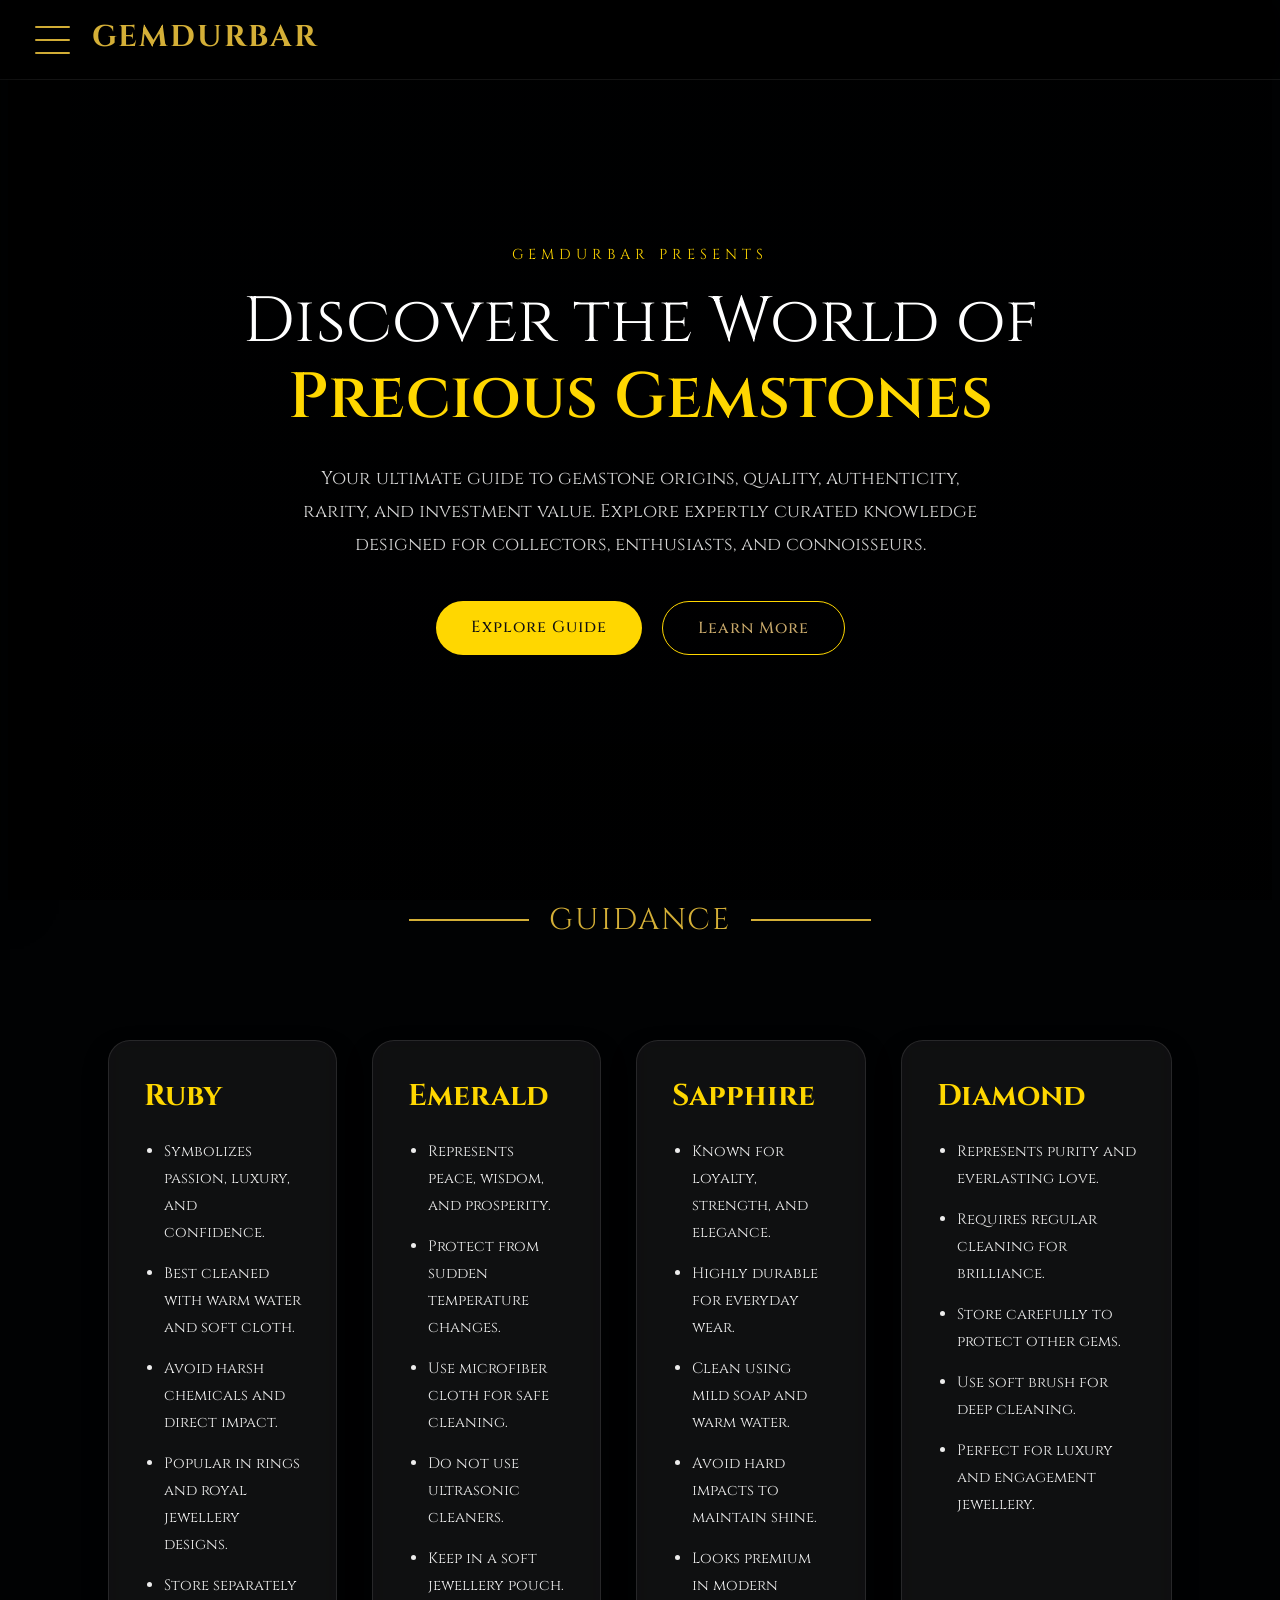
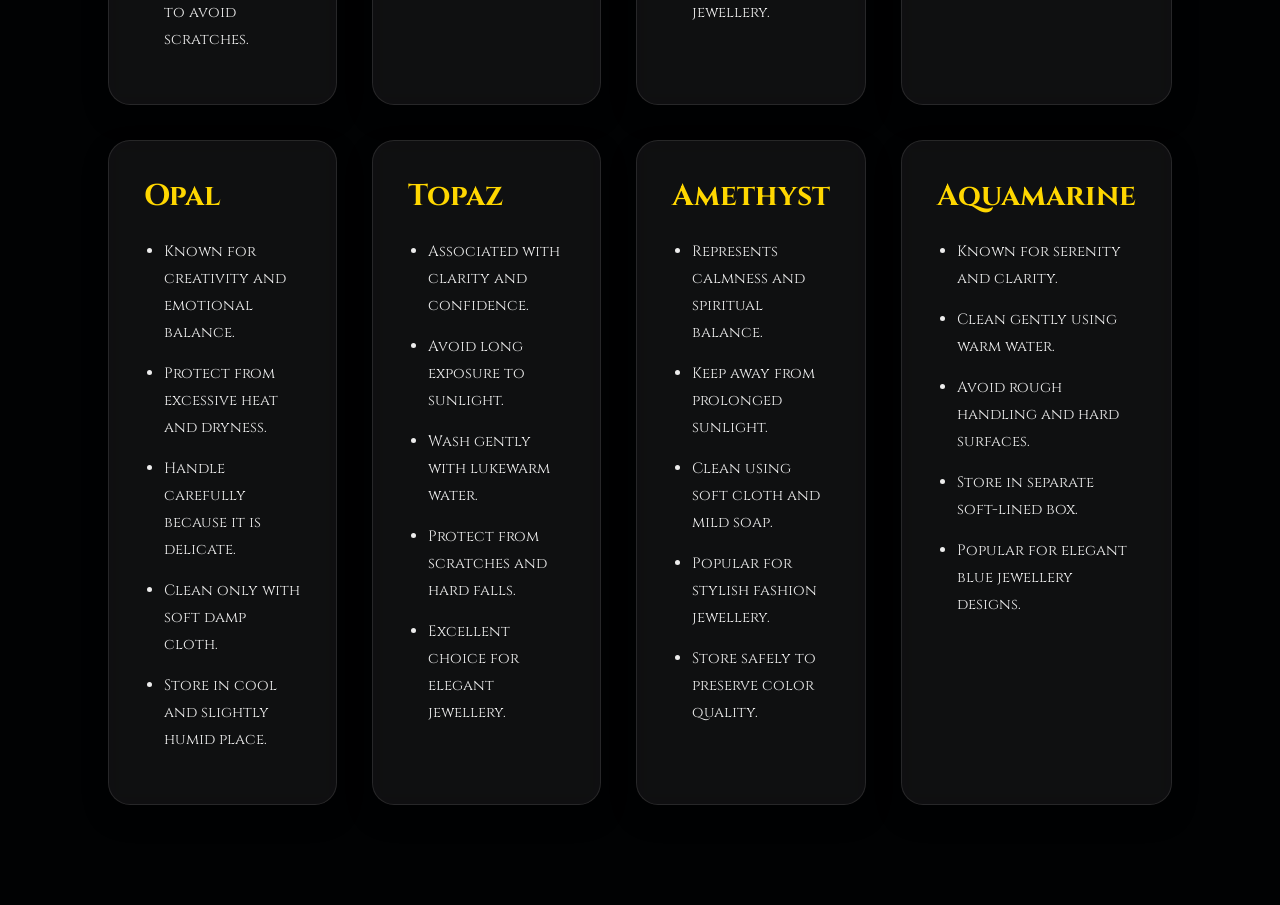
<file: gemguide.html>
<!DOCTYPE html>
<html lang="en">
<head>
  <meta charset="UTF-8" />
  <meta name="viewport" content="width=device-width, initial-scale=1.0"/>

  <title>Gemdurbar | Gemstone Guidance</title>

  <!-- CSS FILE -->
  <link rel="stylesheet" href="gemguide.css">

  <!-- GOOGLE FONT -->
  <link href="https://fonts.googleapis.com/css2?family=Cinzel:wght@400;500;600;700&family=Poppins:wght@300;400;500;600&display=swap" rel="stylesheet">

  <link href="https://fonts.googleapis.com/css2?family=Poppins:wght@300;400;500;600;700&display=swap" rel="stylesheet">

  <link href="https://fonts.googleapis.com/css2?family=Poppins:wght@300;400;500;600;700&display=swap" rel="stylesheet">
</head>

<body>
<!-- NAVBAR -->
    <nav class="navbar">

        <!-- LEFT SIDE -->
        <div class="nav-left">

            <!-- MENU BUTTON -->
            <div class="menu-btn" id="menuBtn">

                <span></span>
                <span></span>
                <span></span>

            </div>

            <!-- LOGO -->
           <a href="index.html">
            <h1 class="logo">
                GEMDURBAR
            </h1>
           </a>

        </div>

    </nav>

    <!-- SIDEBAR -->
    <div class="sidebar" id="sidebar">

        <!-- CLOSE BUTTON -->
        <div class="close-btn" id="closeBtn">
            &times;
        </div>

        <!-- SIDEBAR LOGO -->
        <h1 class="sidebar-logo">
            GEMDURBAR
        </h1>

        <!-- NAV LINKS -->
        <a href="index.html">Home</a>

        <a href="allgems.html">All Gems</a>

        <a href="custom.html">Custom Designs</a>

        <a href="gemguide.html">Gem Guide</a>

        <a href="index.html#footer">About</a>

    </div>

    <!-- OVERLAY -->
    <div class="overlay" id="overlay"></div>


<!-- OVERLAY -->
<div class="overlay" id="overlay"></div>

<script>const menuBtn = document.getElementById("menuBtn");

const sidebar = document.getElementById("sidebar");

const closeBtn = document.getElementById("closeBtn");

const overlay = document.getElementById("overlay");

/* OPEN MENU */
menuBtn.addEventListener("click", () => {

    sidebar.classList.add("active");

    overlay.classList.add("active");

    menuBtn.classList.add("active");

});

/* CLOSE FUNCTION */
function closeMenu(){

    sidebar.classList.remove("active");

    overlay.classList.remove("active");

    menuBtn.classList.remove("active");

}

/* CLOSE BUTTON */
closeBtn.addEventListener("click", closeMenu);

/* OVERLAY CLICK */
overlay.addEventListener("click", closeMenu);</script>
<!-- HERO SECTION -->
    <section class="hero">
    <div class="hero-content">

        <p class="hero-tagline">
            GEMDURBAR PRESENTS
        </p>

        <h1>
            Discover the World of
            <span>Precious Gemstones</span>
        </h1>

        <p class="hero-description">
            Your ultimate guide to gemstone origins, quality,
            authenticity, rarity, and investment value. Explore
            expertly curated knowledge designed for collectors,
            enthusiasts, and connoisseurs.
        </p>

        <div class="hero-buttons">
            <a href="#" class="btn-primary">Explore Guide</a>
            <a href="#" class="btn-secondary">Learn More</a>
        </div>

    </div>
</section>
    
    <div class="section-title">
      <span>GUIDANCE</span>
    </div>

    <!-- GUIDANCE LIST -->

    <div class="guidance-container">

      <!-- RUBY -->

      <div class="gem-card">
        <h2>Ruby</h2>

        <ul>
          <li>Symbolizes passion, luxury, and confidence.</li>
          <li>Best cleaned with warm water and soft cloth.</li>
          <li>Avoid harsh chemicals and direct impact.</li>
          <li>Popular in rings and royal jewellery designs.</li>
          <li>Store separately to avoid scratches.</li>
        </ul>
      </div>

      <!-- EMERALD -->

      <div class="gem-card">
        <h2>Emerald</h2>

        <ul>
          <li>Represents peace, wisdom, and prosperity.</li>
          <li>Protect from sudden temperature changes.</li>
          <li>Use microfiber cloth for safe cleaning.</li>
          <li>Do not use ultrasonic cleaners.</li>
          <li>Keep in a soft jewellery pouch.</li>
        </ul>
      </div>

      <!-- SAPPHIRE -->

      <div class="gem-card">
        <h2>Sapphire</h2>

        <ul>
          <li>Known for loyalty, strength, and elegance.</li>
          <li>Highly durable for everyday wear.</li>
          <li>Clean using mild soap and warm water.</li>
          <li>Avoid hard impacts to maintain shine.</li>
          <li>Looks premium in modern jewellery.</li>
        </ul>
      </div>

      <!-- DIAMOND -->

      <div class="gem-card">
        <h2>Diamond</h2>

        <ul>
          <li>Represents purity and everlasting love.</li>
          <li>Requires regular cleaning for brilliance.</li>
          <li>Store carefully to protect other gems.</li>
          <li>Use soft brush for deep cleaning.</li>
          <li>Perfect for luxury and engagement jewellery.</li>
        </ul>
      </div>

      <!-- OPAL -->

      <div class="gem-card">
        <h2>Opal</h2>

        <ul>
          <li>Known for creativity and emotional balance.</li>
          <li>Protect from excessive heat and dryness.</li>
          <li>Handle carefully because it is delicate.</li>
          <li>Clean only with soft damp cloth.</li>
          <li>Store in cool and slightly humid place.</li>
        </ul>
      </div>

      <!-- TOPAZ -->

      <div class="gem-card">
        <h2>Topaz</h2>

        <ul>
          <li>Associated with clarity and confidence.</li>
          <li>Avoid long exposure to sunlight.</li>
          <li>Wash gently with lukewarm water.</li>
          <li>Protect from scratches and hard falls.</li>
          <li>Excellent choice for elegant jewellery.</li>
        </ul>
      </div>

      <!-- AMETHYST -->

      <div class="gem-card">
        <h2>Amethyst</h2>

        <ul>
          <li>Represents calmness and spiritual balance.</li>
          <li>Keep away from prolonged sunlight.</li>
          <li>Clean using soft cloth and mild soap.</li>
          <li>Popular for stylish fashion jewellery.</li>
          <li>Store safely to preserve color quality.</li>
        </ul>
      </div>

      <!-- AQUAMARINE -->

      <div class="gem-card">
        <h2>Aquamarine</h2>

        <ul>
          <li>Known for serenity and clarity.</li>
          <li>Clean gently using warm water.</li>
          <li>Avoid rough handling and hard surfaces.</li>
          <li>Store in separate soft-lined box.</li>
          <li>Popular for elegant blue jewellery designs.</li>
        </ul>
      </div>

    </div>

  </section>

</body>
</html>
</file>
<file: gemguide.css>
*{
  margin-top:0;
  padding-top:0;
  box-sizing:border-box;
  font-family: 'Cinzel', serif;
}
html{
    scroll-behavior: smooth;
}

/* NAV LEFT */
.nav-left{
    display:flex;
    align-items:center;
    gap:22px;
}

/* NAVBAR LOGO */
.logo{
   color:#d4af37;

    font-family:'Cinzel',serif;

    font-size:30px;

    letter-spacing:2px;

    font-weight:900px;

    padding-top: 20px;
}
a{
  text-decoration: none;
}

/* SIDEBAR LOGO */
.sidebar-logo{
    color:#d4af37;

    font-family:'Cinzel',serif;

    font-size:28px;

    letter-spacing:4px;

    margin-bottom:60px;
}



/* NAVBAR */
.navbar{
    width:100%;
    height:80px;

    position:fixed;
    top:0;
    left:0;

    display:flex;
    align-items:center;

    padding:0 35px;

    background:rgba(0,0,0,0.25);

    backdrop-filter:blur(10px);

    border-bottom:1px solid rgba(255,255,255,0.08);

    z-index:1000;
}

/* MENU BUTTON */
.menu-btn{
    width:35px;
    height:28px;

    display:flex;
    flex-direction:column;
    justify-content:space-between;

    cursor:pointer;

    transition:0.5s ease;

    z-index:3000;
}

/* MENU LINES */
.menu-btn span{
    width:100%;
    height:2px;

    background:#d4af37;

    border-radius:10px;

    transition:0.5s ease;
}

/* ROTATION */
.menu-btn.active{
    transform:rotate(180deg);
}

/* TOP LINE */
.menu-btn.active span:nth-child(1){
    transform:
    rotate(45deg)
    translate(8px, 8px);
}

/* MIDDLE LINE */
.menu-btn.active span:nth-child(2){
    opacity:0;
}

/* BOTTOM LINE */
.menu-btn.active span:nth-child(3){
    transform:
    rotate(-45deg)
    translate(8px, -8px);
}

/* HOVER EFFECT */
.menu-btn:hover{
    transform:scale(1.08);
}

/* SIDEBAR */
.sidebar{
    position:fixed;

    top:0;
    left:-320px;

    width:320px;
    height:100vh;

    background:rgba(10,10,10,0.97);

    backdrop-filter:blur(20px);

    padding:120px 45px;

    transition:0.5s ease;

    border-right:1px solid rgba(255,255,255,0.08);

    box-shadow:10px 0 40px rgba(0,0,0,0.5);

    z-index:2000;
}

/* SIDEBAR ACTIVE */
.sidebar.active{
    left:0;
}

/* NAV LINKS */
.sidebar a{
    display:block;

    color:white;

    text-decoration:none;

    margin-bottom:35px;

    font-size:18px;

    font-family:'Cinzel',serif;

    letter-spacing:1px;

    transition:0.35s ease;
}

/* LINK HOVER */
.sidebar a:hover{
    color:#d4af37;

    transform:translateX(10px);
}

/* CLOSE BUTTON */
.close-btn{
    position:absolute;

    top:30px;
    right:35px;

    font-size:35px;

    color:white;

    cursor:pointer;

    transition:0.3s ease;
}

/* CLOSE BUTTON HOVER */
.close-btn:hover{
    color:#d4af37;
}

/* OVERLAY */
.overlay{
    position:fixed;

    top:0;
    left:0;

    width:100%;
    height:100vh;

    background:rgba(0,0,0,0.45);

    opacity:0;
    visibility:hidden;

    transition:0.4s ease;

    z-index:1500;
}

/* OVERLAY ACTIVE */
.overlay.active{
    opacity:1;
    visibility:visible;
}
.hero-overlay{
  position:absolute;
  width:100%;
  height:100%;
  background:rgba(0,0,0,0.65);
}
body{
  background:#010203
  ;
   background-size:cover;
  background-position:center;
  background-attachment:fixed;

  color:white;
  min-height:100vh;
}
/* HERO SECTION */
.hero{
    height:100vh;
    width:100%;
    display:flex;
    justify-content:center;
    align-items:center;
    text-align:center;
    padding:0 10%;
    background:
    linear-gradient(
        rgba(0,0,0,0.75),
        rgba(0,0,0,0.85)
    ),
    url("https://i.pinimg.com/originals/b9/c3/4a/b9c34a79a81ff58417eb8a8ec24cef7a.jpg");

    background-size:cover;
    background-position:center;
    background-repeat:no-repeat;
}

/* CONTENT */
.hero-content{
    max-width:900px;
}
.hero-content{
  animation: fadeUp 1s ease forwards;
}

@keyframes fadeUp{
  from{
    opacity:0;
    transform:translateY(40px);
  }
  to{
    opacity:1;
    transform:translateY(0);
  }
}

/* SMALL TITLE */
.hero-tagline{
    color:gold;
    letter-spacing:5px;
    font-size:0.9rem;
    margin-bottom:20px;
    text-transform:uppercase;
}

/* MAIN TITLE */
.hero h1{
    color:#fff;
    font-size:4rem;
    font-weight:300;
    line-height:1.2;
    margin-bottom:25px;
}

.hero h1 span{
    display:block;
    color:gold;
    font-weight:600;
}

/* DESCRIPTION */
.hero-description{
    color:#d4d4d4;
    font-size:1.15rem;
    line-height:1.8;
    max-width:700px;
    margin:auto;
    margin-bottom:40px;
}

/* BUTTONS */
.hero-buttons{
    display:flex;
    justify-content:center;
    gap:20px;
    flex-wrap:wrap;
}
.hero-buttons a{
    text-decoration: none;
    padding: 15px 35px;
    border-radius: 50px;

    font-family:'Cinzel', serif;
    font-weight: 500;

    transition: 0.4s ease;
}
.btn-primary,
.btn-secondary{
    text-decoration:none;
    padding:14px 36px;
    border-radius:50px;
    transition:0.35s ease;
    font-weight:500;
    letter-spacing:1px;
}

/* GOLD BUTTON */
.btn-primary{
    background:gold;
    color:#111;
    transition:0.35 ease;
}

.btn-primary:hover{
  background: white;
    transform:scale(1.08);
    box-shadow:0px 0px 15px #d4af37;
}

/* OUTLINE BUTTON */
.btn-secondary{
    border:1px solid gold;
    color:#c8a96b;
}

.btn-secondary:hover{
    background:white;
    color:#111;
    transform: translateY(-5px)
    scale(1.08);
    box-shadow:0px 0px 15px gray ;
}

/* HEADING */
.section-title{
    display: flex;
    align-items: center;
    justify-content: center;
    gap: 20px;
}

.section-title::before,
.section-title::after{
    content: "";
    width: 120px;      /* Adjust line length */
    height: 1.5px;
    background: #d4af37;

}

.section-title span{
    color: #d4af37;
    font-family: "Cinzel", serif;
    font-size: 30px;
    letter-spacing: 2px;
    text-transform:uppercase;
}
/* CARD CONTAINER */

.guidance-container{
  display:grid;
  grid-template-columns:repeat(4,1fr);
  gap:35px;
  margin-top: 100px;
  margin-bottom: 100px;
  margin-right: 100px;
  margin-left:100px;

}

/* GEM CARD */

.gem-card{
  background:rgba(255,255,255,0.06);
  border:1px solid rgba(255,255,255,0.1);

  border-radius:22px;
  padding:35px;

  backdrop-filter:blur(12px);

  transition:0.4s ease;

  box-shadow:0 12px 25px rgba(0,0,0,0.35);

  animation:fadeUp 1s ease;
}

.gem-card:hover{
  transform:translateY(-10px) scale(1.02);

  border-color:#ffd700;

  box-shadow:0 15px 35px rgba(255,215,0,0.25);
}

/* CARD TITLE */

.gem-card h2{
  color:#ffd700;
  margin-bottom:22px;
  font-size:30px;
}

/* UNORDERED LIST */

.gem-card ul{
  padding-left:20px;
}

.gem-card ul li{
  margin-bottom:14px;
  line-height:1.8;
  color:#ededed;
  font-size:15px;
}

/* ANIMATION */

@keyframes fadeUp{

  from{
    opacity:0;
    transform:translateY(40px);
  }

  to{
    opacity:1;
    transform:translateY(0);
  }
}

@media (max-width: 768px){

  .navbar{
    padding: 0 20px;
  }

  .logo{
    font-size: 24px;
  }

  .sidebar{
    width: 280px;
    left: -280px;
    padding: 120px 30px;
  }

  .sidebar a{
    font-size: 16px;
  }

  .hero{
    padding: 0 6%;
  }

  .hero h1{
    font-size: 2.5rem;
  }

  .hero-description{
    font-size: 1rem;
    line-height: 1.7;
  }

  .hero-buttons{
    flex-direction: column;
    align-items: center;
  }

  .btn-primary,
  .btn-secondary{
    width: 220px;
    text-align: center;
  }

  .section-title::before,
  .section-title::after{
    width: 60px;
  }

  .section-title span{
    font-size: 22px;
  }

  .guidance-container{
    grid-template-columns: 1fr;
    margin: 50px 20px;
    gap: 25px;
  }

  .gem-card{
    padding: 28px;
  }

  .gem-card h2{
    font-size: 24px;
  }

  .gem-card ul li{
    font-size: 14px;
  }

}

@media (max-width: 480px){

  .hero h1{
    font-size: 2rem;
  }

  .hero-tagline{
    font-size: 0.75rem;
    letter-spacing: 3px;
  }

  .hero-description{
    font-size: 0.95rem;
  }

  .section-title::before,
  .section-title::after{
    width: 40px;
  }

  .section-title span{
    font-size: 18px;
  }

  .gem-card{
    padding: 22px;
  }

  .gem-card h2{
    font-size: 22px;
  }

}
</file>
